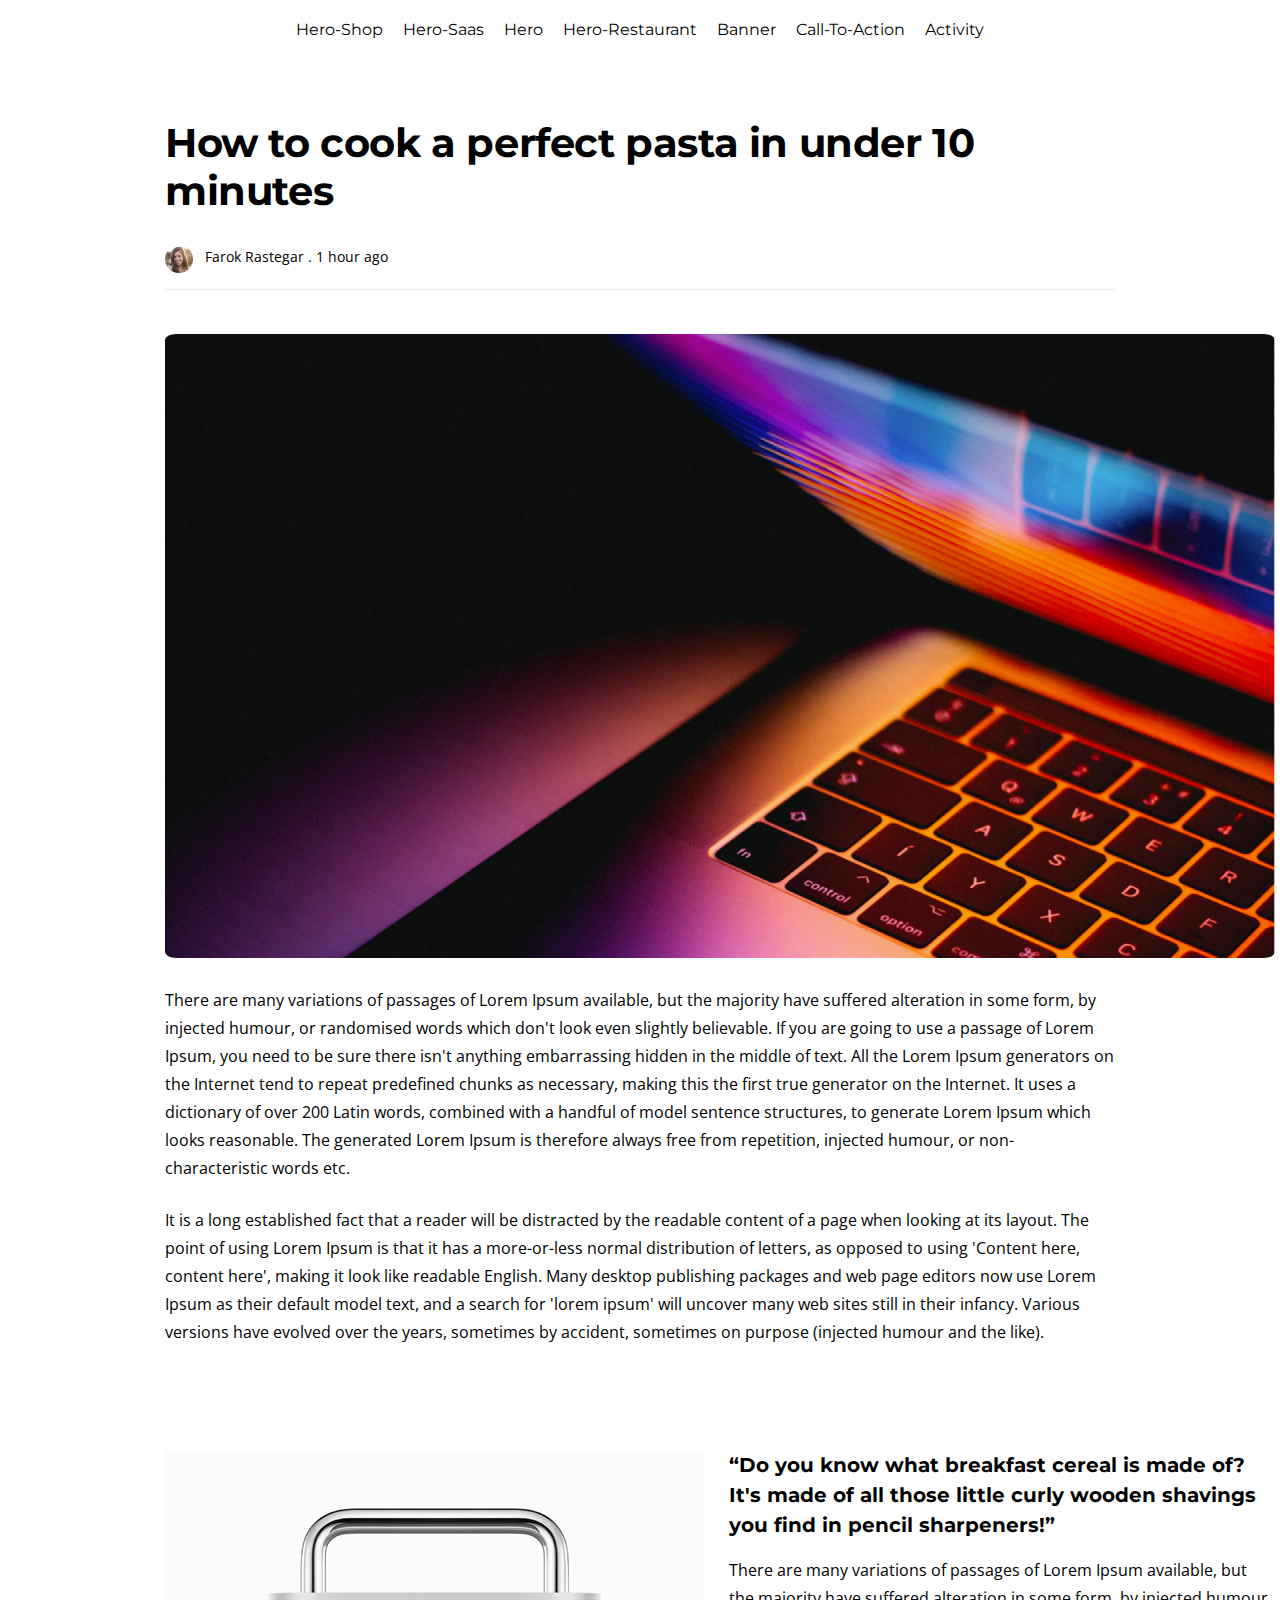
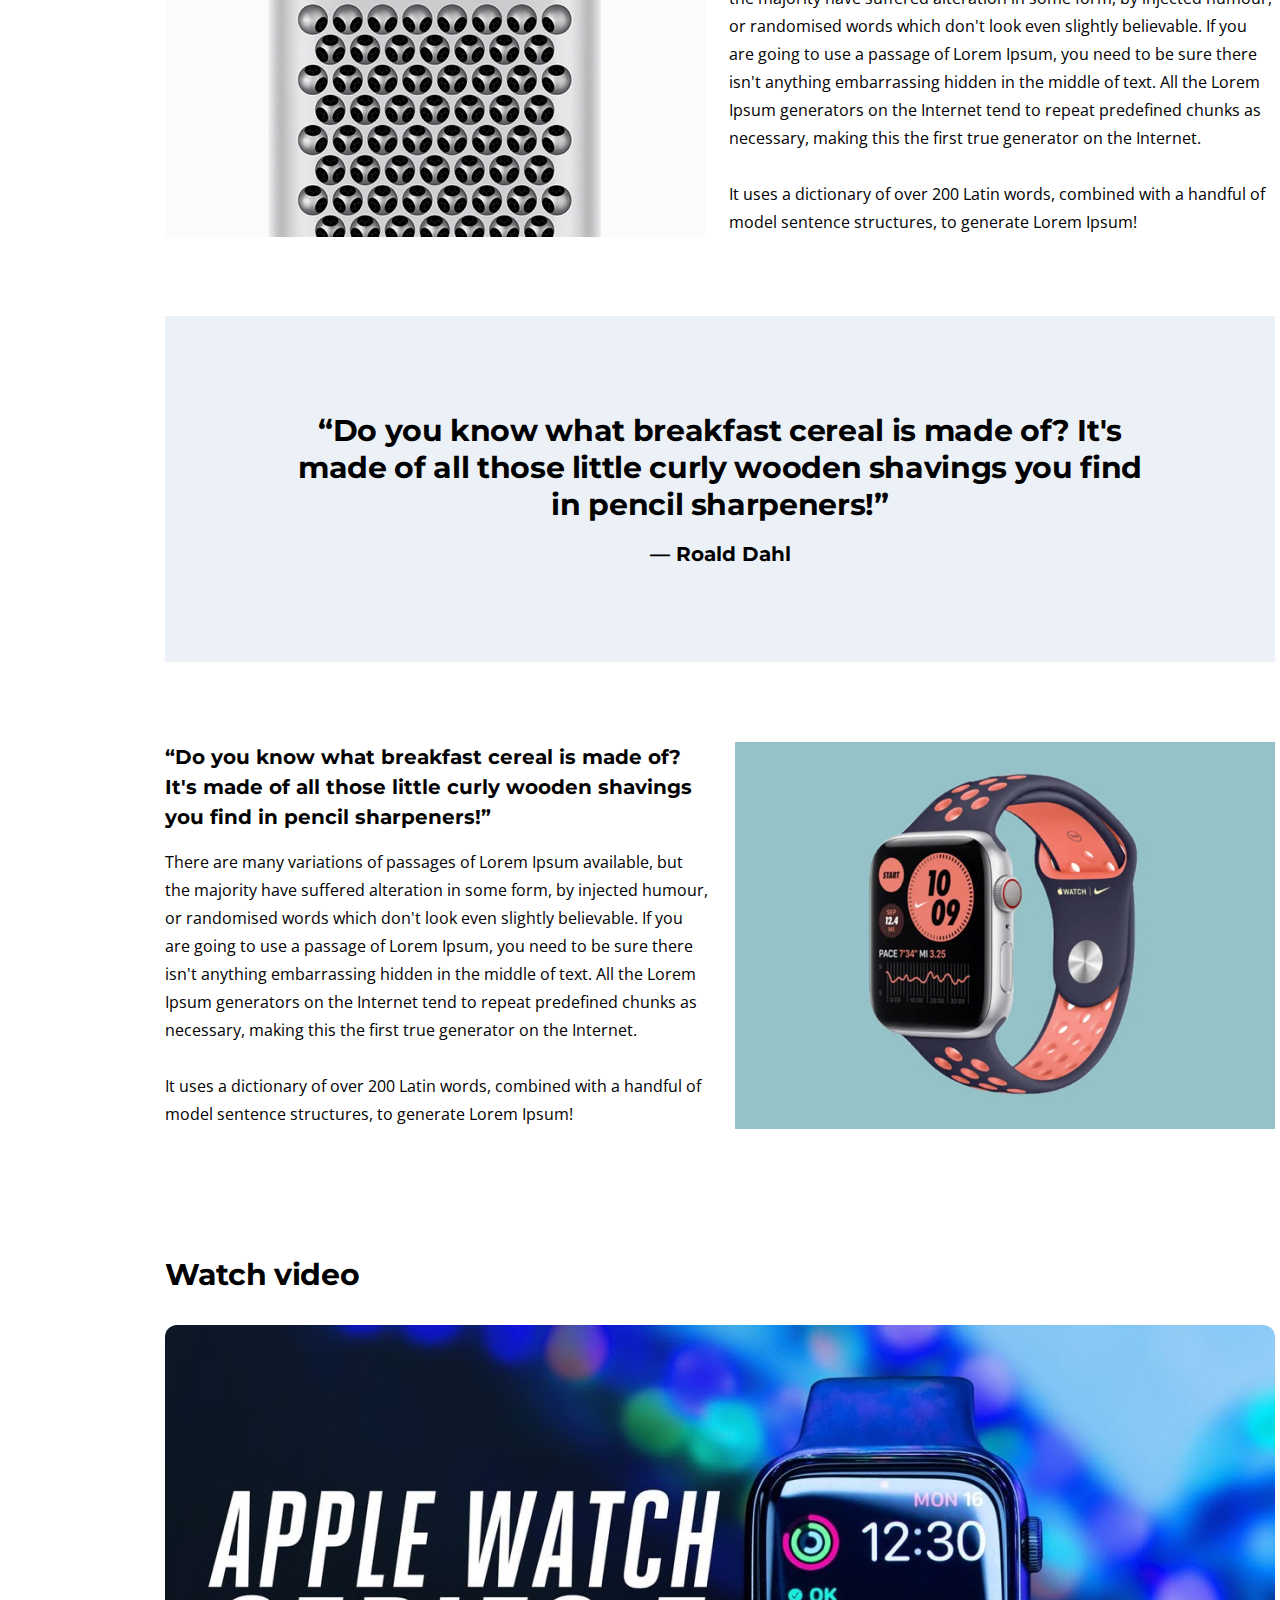
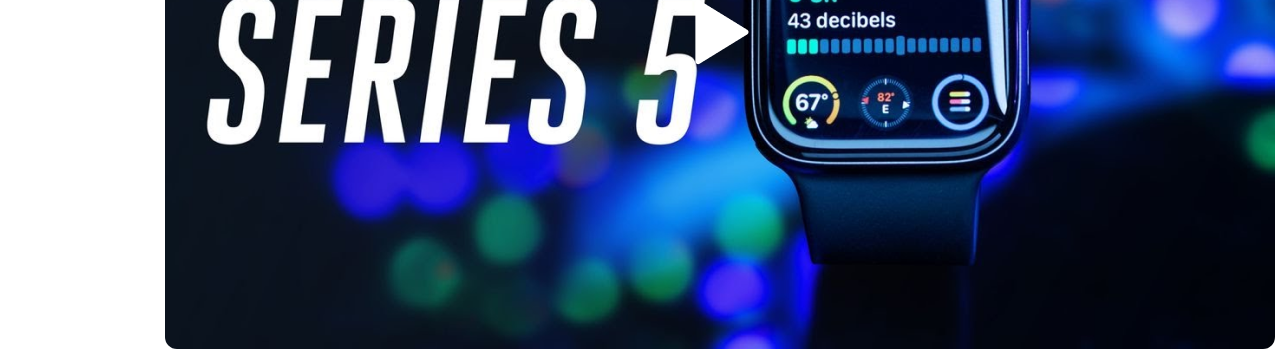
<file: index.html>
<!DOCTYPE html>
<html lang="en">

<head>
    <meta charset="UTF-8">
    <meta name="viewport" content="width=device-width, initial-scale=1.0">
    <title>Blog-page</title>
    <link rel="stylesheet" href="assets/css/main.css">
    <link rel="preconnect" href="https://fonts.googleapis.com">
    <link rel="preconnect" href="https://fonts.gstatic.com" crossorigin>
    <link
        href="https://fonts.googleapis.com/css2?family=Montserrat:ital,wght@0,100..900;1,100..900&family=Open+Sans:ital,wght@0,300..800;1,300..800&display=swap"
        rel="stylesheet">
</head>

<body>
    <div class="nav">
        <a href="hero_shop.html">Hero-Shop</a>
        <a href="hero_saas.html">Hero-Saas</a>
        <a href="hero.html">Hero</a>
        <a href="hero_restaurant.html">Hero-Restaurant</a>
        <a href="banner.html">Banner</a>
        <a href="call_to_action.html">Call-To-Action</a>
        <a href="activity.html">Activity</a>
    </div>
    <div class="container">
        <div class="blog_header">
            <h2>How to cook a perfect pasta in under 10 minutes</h2>
            <div class="blog_avatar">
                <img src="assets/img/blog-avatar.png" alt="">
                <p>Farok Rastegar . 1 hour ago</p>
            </div>
        </div>
        <div class="border"></div>
        <div class="blog_inclusive">
            <img src="assets/img/blog_inclusive_laptop.png" alt="">
            <p>There are many variations of passages of Lorem Ipsum available, but the majority have suffered alteration
                in some form, by injected humour, or randomised words which don't look even slightly believable. If you
                are going to use a passage of Lorem Ipsum, you need to be sure there isn't anything embarrassing hidden
                in the middle of text. All the Lorem Ipsum generators on the Internet tend to repeat predefined chunks
                as necessary, making this the first true generator on the Internet. It uses a dictionary of over 200
                Latin words, combined with a handful of model sentence structures, to generate Lorem Ipsum which looks
                reasonable. The generated Lorem Ipsum is therefore always free from repetition, injected humour, or
                non-characteristic words etc.</p>
            <span>
                It is a long established fact that a reader will be distracted by the readable content of a page when
                looking at its layout. The point of using Lorem Ipsum is that it has a more-or-less normal distribution
                of letters, as opposed to using 'Content here, content here', making it look like readable English. Many
                desktop publishing packages and web page editors now use Lorem Ipsum as their default model text, and a
                search for 'lorem ipsum' will uncover many web sites still in their infancy. Various versions have
                evolved over the years, sometimes by accident, sometimes on purpose (injected humour and the like).
            </span>
        </div>
        <div class="blog_know">
            <div class="blog_know_info">
                <h3>“Do you know what breakfast cereal is made of? It's made of all those little curly wooden shavings
                    you find in pencil sharpeners!”</h3>
                <p>There are many variations of passages of Lorem Ipsum available, but the majority have suffered
                    alteration in some form, by injected humour, or randomised words which don't look even slightly
                    believable. If you are going to use a passage of Lorem Ipsum, you need to be sure there isn't
                    anything embarrassing hidden in the middle of text. All the Lorem Ipsum generators on the Internet
                    tend to repeat predefined chunks as necessary, making this the first true generator on the Internet.
                    <br><br>
                    It uses a dictionary of over 200 Latin words, combined with a handful of model sentence structures,
                    to generate Lorem Ipsum!
                </p>
            </div>
            <div class="blog_know_img">
                <img src="assets/img/blog_know.png" alt="">
            </div>
        </div>
        <div class="blog_roald">
            <div class="blog_roald_info">
                <h3>“Do you know what breakfast cereal is made of? It's made of all those little curly wooden shavings
                    you find in pencil sharpeners!”</h3>
                <p>― Roald Dahl</p>
            </div>
        </div>
        <div class="blog_curly">
            <div class="blog_curly_info">
                <h3>“Do you know what breakfast cereal is made of? It's made of all those little curly wooden shavings
                    you find in pencil sharpeners!”</h3>
                <p>There are many variations of passages of Lorem Ipsum available, but the majority have suffered
                    alteration in some form, by injected humour, or randomised words which don't look even slightly
                    believable. If you are going to use a passage of Lorem Ipsum, you need to be sure there isn't
                    anything embarrassing hidden in the middle of text. All the Lorem Ipsum generators on the Internet
                    tend to repeat predefined chunks as necessary, making this the first true generator on the Internet.
                    <br><br>
                    It uses a dictionary of over 200 Latin words, combined with a handful of model sentence structures,
                    to generate Lorem Ipsum!
                </p>
            </div>
            <div class="blog_curly_img">
                <img src="assets/img/blog_curly.png" alt="">
            </div>
        </div>
        <div class="blog_footer">
            <h3>Watch video</h3>
            <div class="blog_footer_img">
                <img src="assets/img/blog_footer.png" alt="">
                <img src="assets/img/Path.png" alt="">
            </div>
        </div>
    </div>

</body>

</html>
</file>
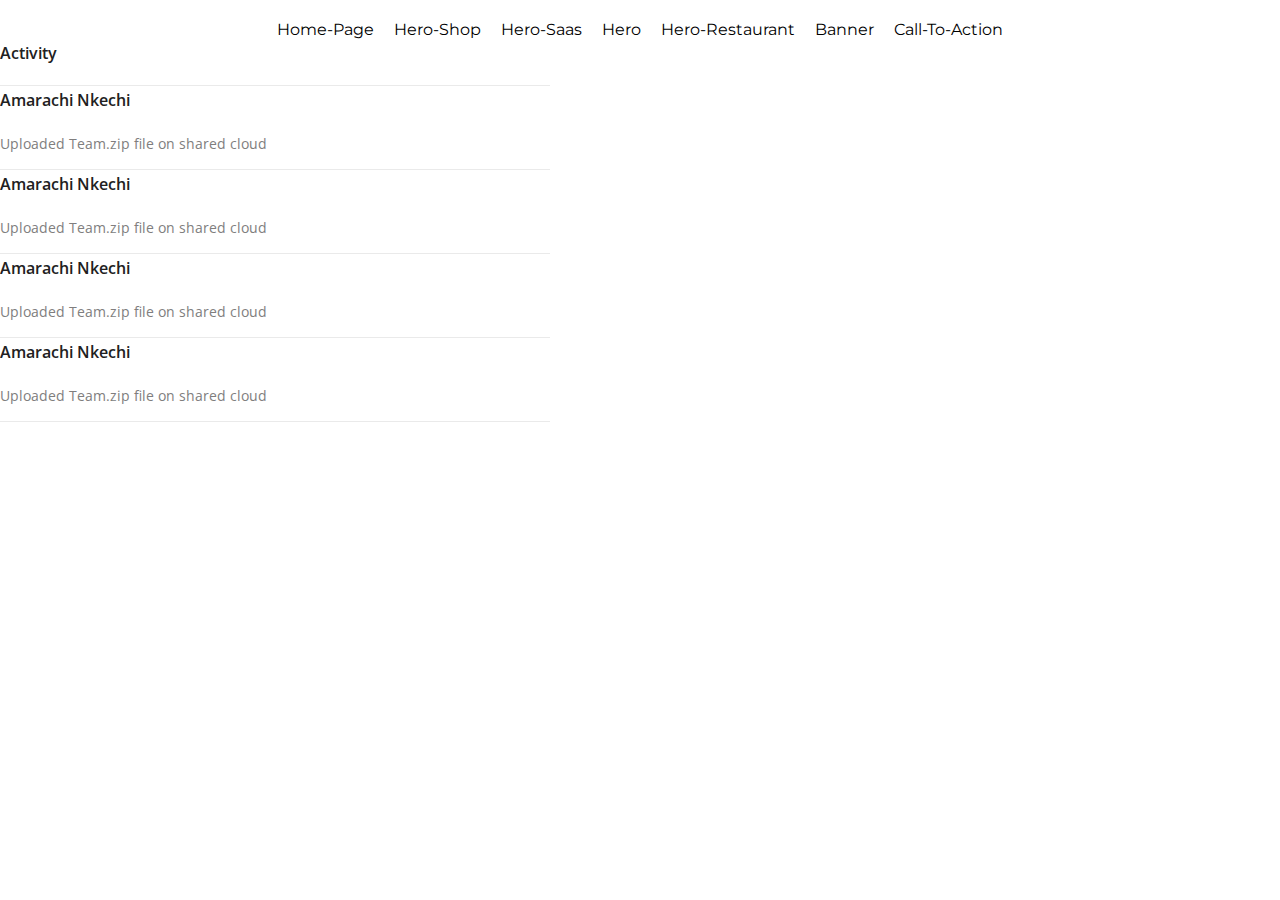
<file: activity.html>
<!DOCTYPE html>
<html lang="en">

<head>
    <meta charset="UTF-8">
    <meta name="viewport" content="width=device-width, initial-scale=1.0">
    <title>Activity</title>
    <link rel="stylesheet" href="assets/css/activity.css">
    <link rel="preconnect" href="https://fonts.googleapis.com">
    <link rel="preconnect" href="https://fonts.gstatic.com" crossorigin>
    <link
        href="https://fonts.googleapis.com/css2?family=Montserrat:ital,wght@0,100..900;1,100..900&family=Open+Sans:ital,wght@0,300..800;1,300..800&display=swap"
        rel="stylesheet">
</head>

<body>
    <div class="nav">
        <a href="index.html">Home-Page</a>
        <a href="hero_shop.html">Hero-Shop</a>
        <a href="hero_saas.html">Hero-Saas</a>
        <a href="hero.html">Hero</a>
        <a href="hero_restaurant.html">Hero-Restaurant</a>
        <a href="banner.html">Banner</a>
        <a href="call_to_action.html">Call-To-Action</a>
    </div>
    <div class="container">
        <div class="activity">
            <div class="activity_one">
                <h3>Activity</h3>
            </div>
            <div class="activity_two">
                <h3>Amarachi Nkechi</h3>
                <p>Uploaded Team.zip file on shared cloud</p>
            </div>
            <div class="activity_three">
                <h3>Amarachi Nkechi</h3>
                <p>Uploaded Team.zip file on shared cloud</p>
            </div>
            <div class="activity_four">
                <h3>Amarachi Nkechi</h3>
                <p>Uploaded Team.zip file on shared cloud</p>
            </div>
            <div class="activity_five">
                <h3>Amarachi Nkechi</h3>
                <p>Uploaded Team.zip file on shared cloud</p>
            </div>
        </div>
    </div>
</body>

</html>
</file>
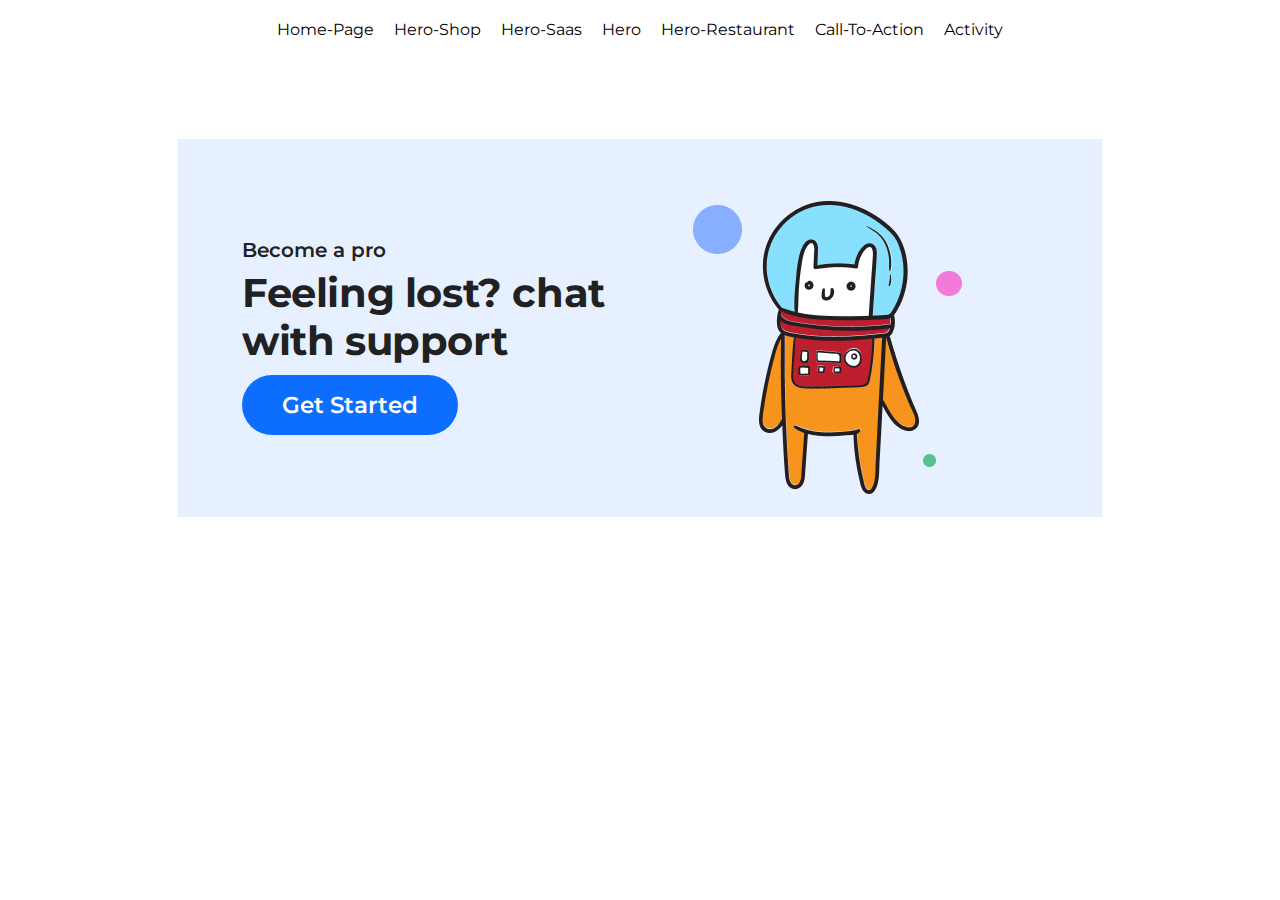
<file: banner.html>
<!DOCTYPE html>
<html lang="en">

<head>
    <meta charset="UTF-8">
    <meta name="viewport" content="width=device-width, initial-scale=1.0">
    <title>Banner</title>
    <link rel="stylesheet" href="assets/css/banner.css">
    <link rel="preconnect" href="https://fonts.googleapis.com">
    <link rel="preconnect" href="https://fonts.gstatic.com" crossorigin>
    <link
        href="https://fonts.googleapis.com/css2?family=Montserrat:ital,wght@0,100..900;1,100..900&family=Open+Sans:ital,wght@0,300..800;1,300..800&display=swap"
        rel="stylesheet">
</head>

<body>
    <div class="nav">
        <a href="index.html">Home-Page</a>
        <a href="hero_shop.html">Hero-Shop</a>
        <a href="hero_saas.html">Hero-Saas</a>
        <a href="hero.html">Hero</a>
        <a href="hero_restaurant.html">Hero-Restaurant</a>
        <a href="call_to_action.html">Call-To-Action</a>
        <a href="activity.html">Activity</a>
    </div>
    <div class="container">
        <div class="banner">
            <div class="banner_info">
                <h3>Become a pro</h3>
                <p>Feeling lost? chat with support</p>
                <a href="#">Get Started</a>
            </div>
            <div class="banner_img">
                <img src="assets/img/banner.png" alt="">
            </div>
        </div>
    </div>
</body>

</html>
</file>
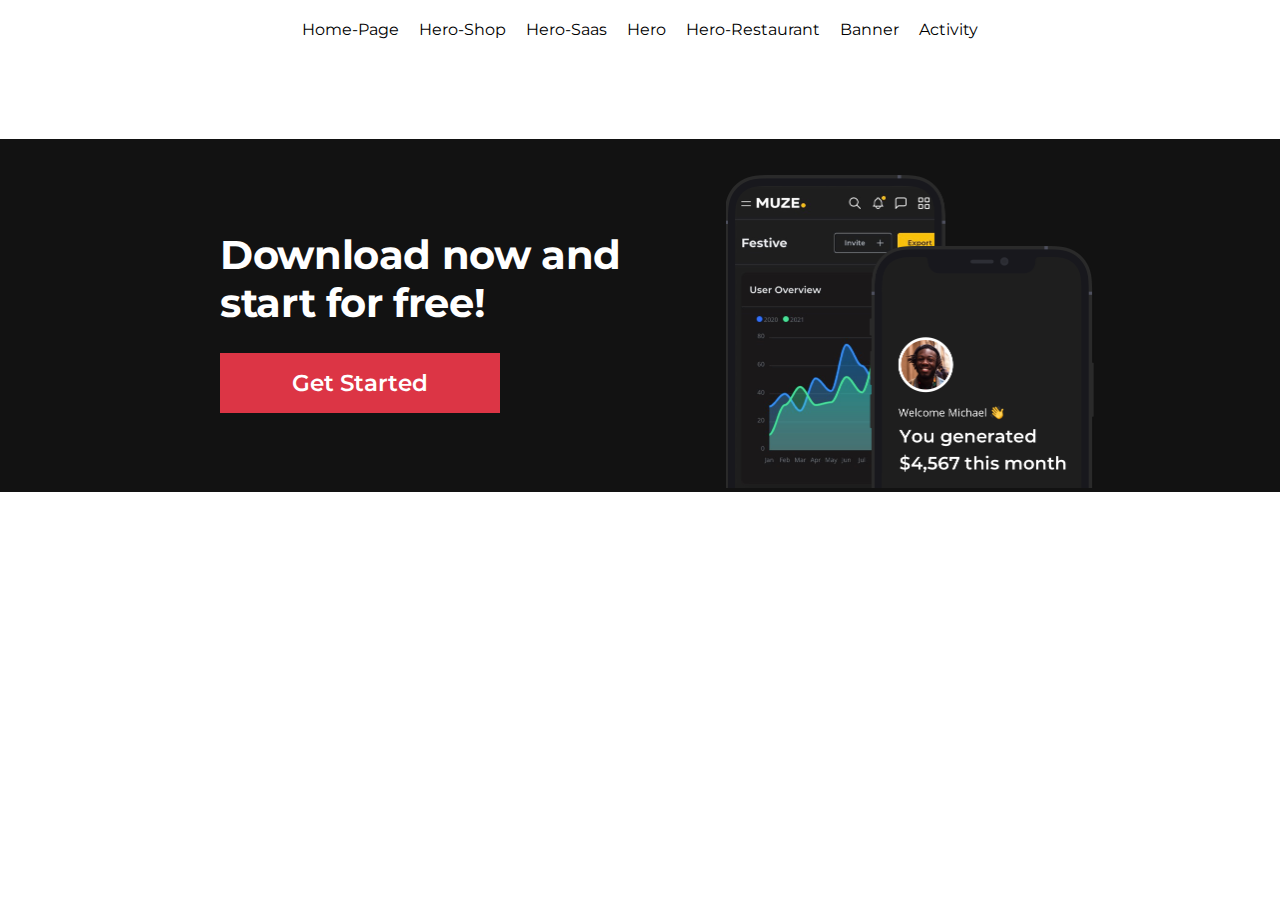
<file: call_to_action.html>
<!DOCTYPE html>
<html lang="en">

<head>
    <meta charset="UTF-8">
    <meta name="viewport" content="width=device-width, initial-scale=1.0">
    <title>Call-To-Action</title>
    <link rel="stylesheet" href="assets/css/call_to_action.css">
    <link rel="preconnect" href="https://fonts.googleapis.com">
    <link rel="preconnect" href="https://fonts.gstatic.com" crossorigin>
    <link
        href="https://fonts.googleapis.com/css2?family=Montserrat:ital,wght@0,100..900;1,100..900&family=Open+Sans:ital,wght@0,300..800;1,300..800&display=swap"
        rel="stylesheet">
</head>

<body>
    <div class="nav">
        <a href="index.html">Home-Page</a>
        <a href="hero_shop.html">Hero-Shop</a>
        <a href="hero_saas.html">Hero-Saas</a>
        <a href="hero.html">Hero</a>
        <a href="hero_restaurant.html">Hero-Restaurant</a>
        <a href="banner.html">Banner</a>
        <a href="activity.html">Activity</a>
    </div>

    <div class="container">
        <div class="action">
            <div class="action_info">
                <h3>Download now and start for free!</h3>
                <a href="#">Get Started</a>
            </div>
            <div class="action_img">
                <img src="assets/img/action.png" alt="">
            </div>
        </div>
    </div>
</body>

</html>
</file>
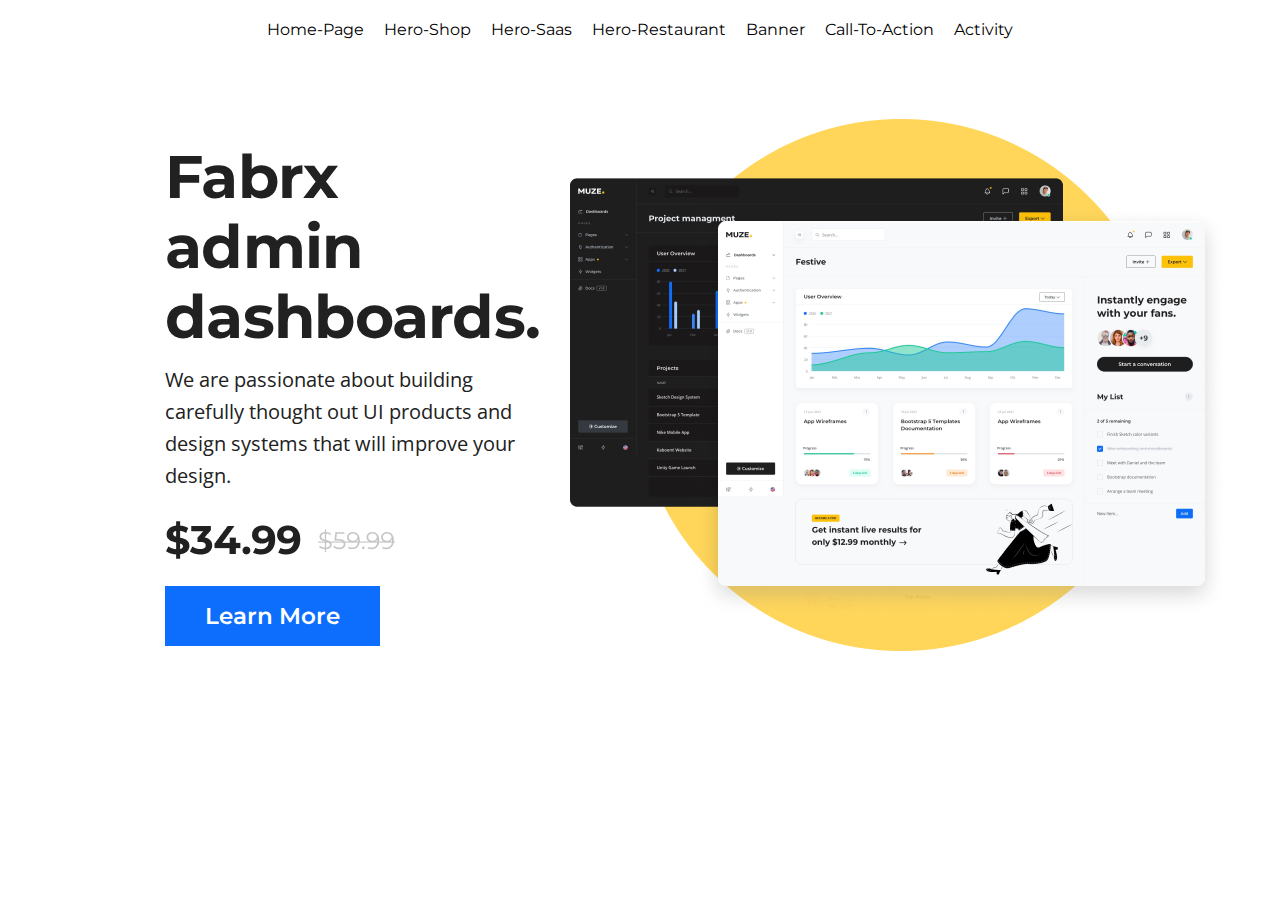
<file: hero.html>
<!DOCTYPE html>
<html lang="en">

<head>
    <meta charset="UTF-8">
    <meta name="viewport" content="width=device-width, initial-scale=1.0">
    <title>Hero</title>
    <link rel="stylesheet" href="assets/css/hero.css">
    <link rel="preconnect" href="https://fonts.googleapis.com">
    <link rel="preconnect" href="https://fonts.gstatic.com" crossorigin>
    <link
        href="https://fonts.googleapis.com/css2?family=Montserrat:ital,wght@0,100..900;1,100..900&family=Open+Sans:ital,wght@0,300..800;1,300..800&display=swap"
        rel="stylesheet">
</head>

<body>
    <div class="nav">
        <a href="index.html">Home-Page</a>
        <a href="hero_shop.html">Hero-Shop</a>
        <a href="hero_saas.html">Hero-Saas</a>
        <a href="hero_restaurant.html">Hero-Restaurant</a>
        <a href="banner.html">Banner</a>
        <a href="call_to_action.html">Call-To-Action</a>
        <a href="activity.html">Activity</a>
    </div>
    <div class="container">
        <div class="hero">
            <div class="hero_info">
                <h3>Fabrx admin dashboards.</h3>
                <p>We are passionate about building carefully thought out UI products and design systems that will
                    improve your design.</p>
                <div class="hero_info_img">
                    <img src="assets/img/hero-price.png" alt="">
                </div>
                <a href="#">Learn More</a>
            </div>
            <div class="hero_img">
                <img src="assets/img/hero.png" alt="">
            </div>
        </div>
    </div>
</body>

</html>
</file>
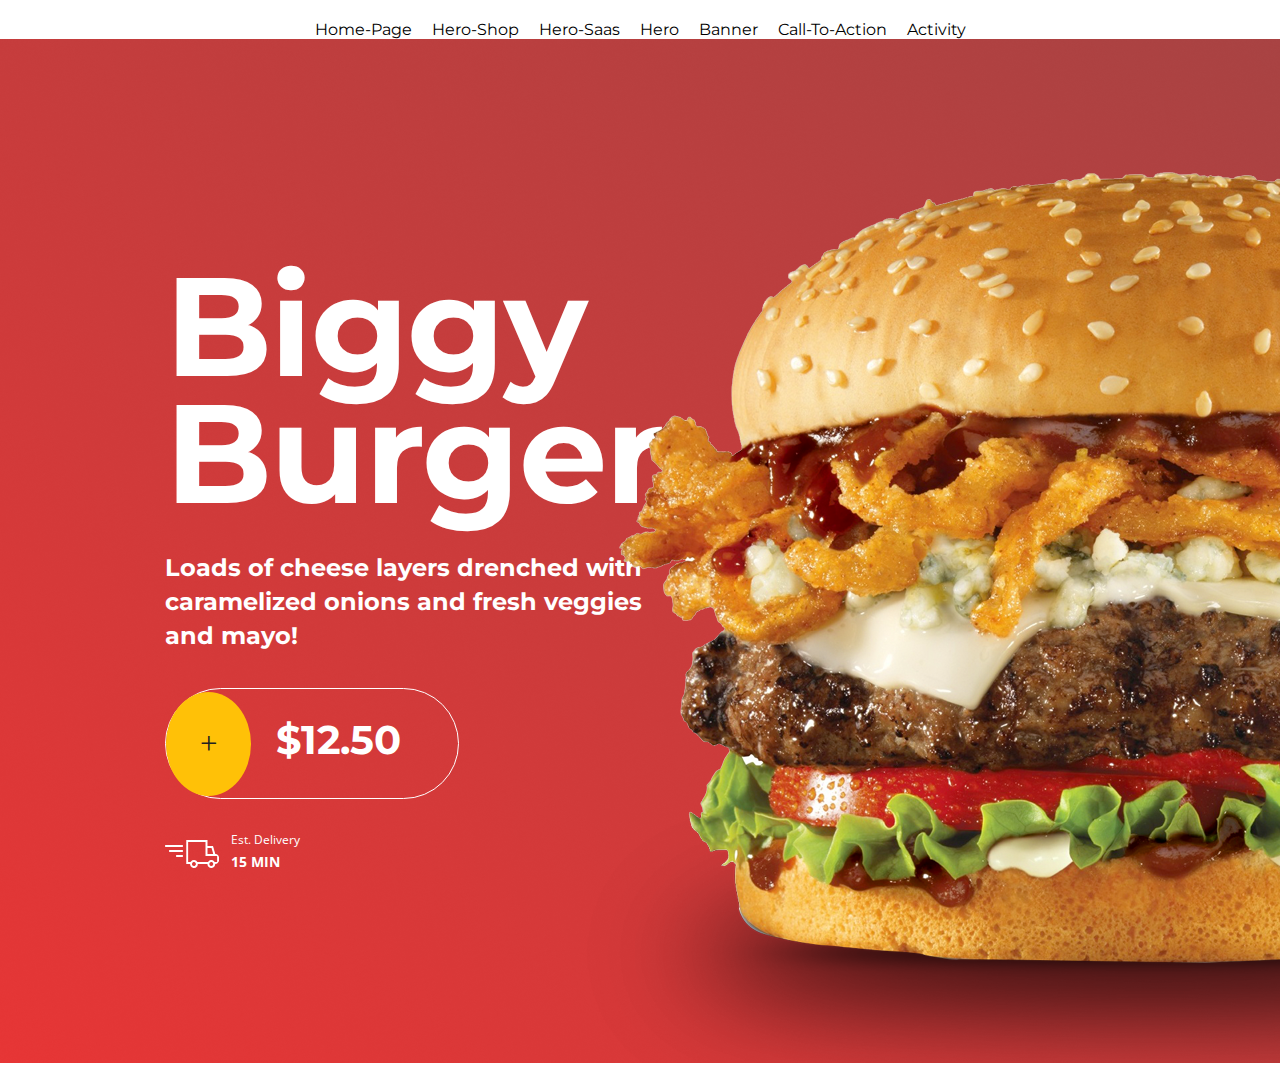
<file: hero_restaurant.html>
<!DOCTYPE html>
<html lang="en">

<head>
    <meta charset="UTF-8">
    <meta name="viewport" content="width=device-width, initial-scale=1.0">
    <title>Hero-Restaurant</title>
    <link rel="stylesheet" href="assets/css/hero_restaurant.css">
    <link rel="preconnect" href="https://fonts.googleapis.com">
    <link rel="preconnect" href="https://fonts.gstatic.com" crossorigin>
    <link
        href="https://fonts.googleapis.com/css2?family=Montserrat:ital,wght@0,100..900;1,100..900&family=Open+Sans:ital,wght@0,300..800;1,300..800&display=swap"
        rel="stylesheet">
</head>

<body>
    <div class="nav">
        <a href="index.html">Home-Page</a>
        <a href="hero_shop.html">Hero-Shop</a>
        <a href="hero_saas.html">Hero-Saas</a>
        <a href="hero.html">Hero</a>
        <a href="banner.html">Banner</a>
        <a href="call_to_action.html">Call-To-Action</a>
        <a href="activity.html">Activity</a>
    </div>
    <div class="container">
        <div class="biggy">
            <div class="biggy_info">
                <h3>Biggy Burger</h3>
                <p>Loads of cheese layers drenched with caramelized onions and fresh veggies and mayo!</p>
                <div class="biggy_border">
                    <a href="#">+</a>
                    <p>$12.50</p>
                </div>
                <div class="biggy_delivery">
                    <img src="assets/img/truck.png" alt="">
                    <div class="biggy_delivery_info">
                        <h5>Est. Delivery</h5>
                        <p>15 MIN</p>
                    </div>
                </div>
            </div>
            <div class="biggy_img">
                <img src="assets/img/biggy.png" alt="">
            </div>
        </div>
    </div>
</body>

</html>
</file>
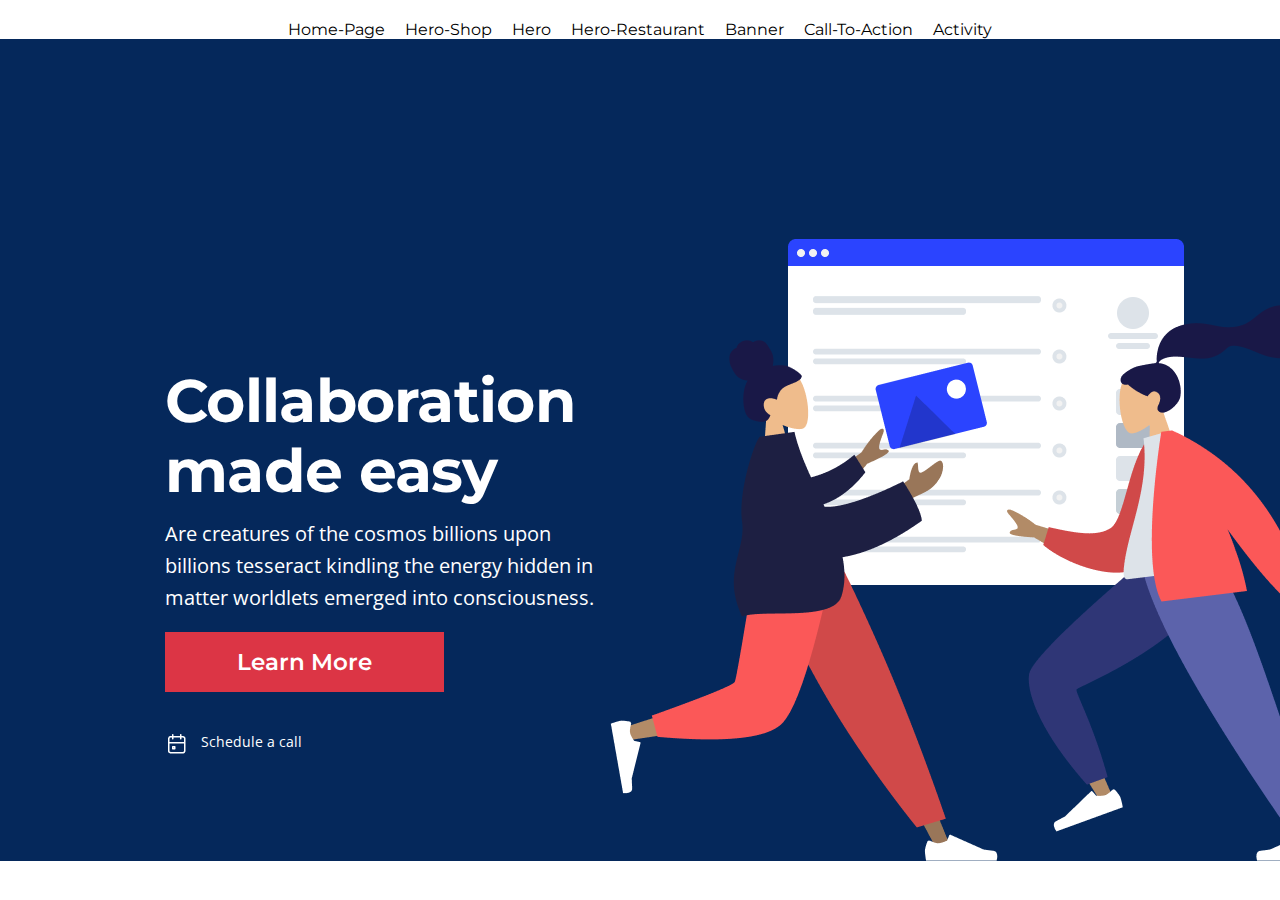
<file: hero_saas.html>
<!DOCTYPE html>
<html lang="en">

<head>
    <meta charset="UTF-8">
    <meta name="viewport" content="width=device-width, initial-scale=1.0">
    <title>Hero-Saas</title>
    <link rel="stylesheet" href="assets/css/hero_saas.css">
    <link rel="preconnect" href="https://fonts.googleapis.com">
    <link rel="preconnect" href="https://fonts.gstatic.com" crossorigin>
    <link
        href="https://fonts.googleapis.com/css2?family=Montserrat:ital,wght@0,100..900;1,100..900&family=Open+Sans:ital,wght@0,300..800;1,300..800&display=swap"
        rel="stylesheet">
</head>

<body>
    <div class="nav">
        <a href="index.html">Home-Page</a>
        <a href="hero_shop.html">Hero-Shop</a>
        <a href="hero.html">Hero</a>
        <a href="hero_restaurant.html">Hero-Restaurant</a>
        <a href="banner.html">Banner</a>
        <a href="call_to_action.html">Call-To-Action</a>
        <a href="activity.html">Activity</a>
    </div>
    <div class="container">
        <div class="hero_saas">
            <div class="hero_saas_info">
                <h3>Collaboration made easy</h3>
                <p>Are creatures of the cosmos billions upon billions tesseract kindling the energy hidden in matter
                    worldlets emerged into consciousness.</p>
                <a href="#">Learn More</a>
                <div class="hero_saas_info_schedule">
                    <img src="assets/img/Calendar.png" alt="">
                    <p>Schedule a call</p>
                </div>
            </div>
            <div class="hero_saas_img">
                <img src="assets/img/hero_saas.png" alt="">
            </div>
        </div>
    </div>
</body>

</html>
</file>
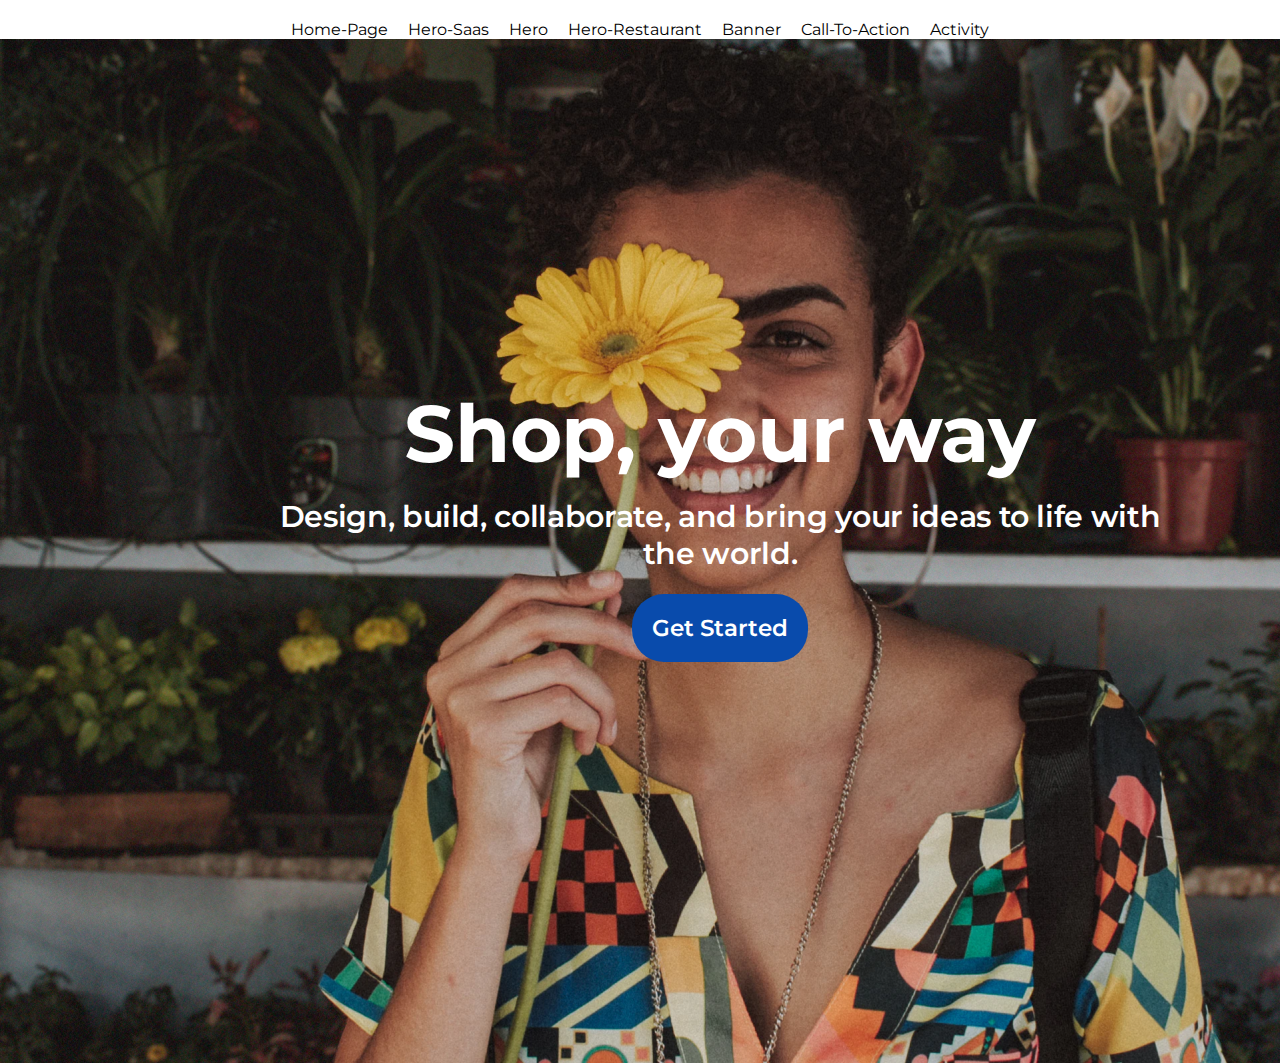
<file: hero_shop.html>
<!DOCTYPE html>
<html lang="en">

<head>
    <meta charset="UTF-8">
    <meta name="viewport" content="width=device-width, initial-scale=1.0">
    <title>Hero-Shop</title>
    <link rel="stylesheet" href="assets/css/hero_shop.css">
    <link rel="preconnect" href="https://fonts.googleapis.com">
    <link rel="preconnect" href="https://fonts.gstatic.com" crossorigin>
    <link
        href="https://fonts.googleapis.com/css2?family=Montserrat:ital,wght@0,100..900;1,100..900&family=Open+Sans:ital,wght@0,300..800;1,300..800&display=swap"
        rel="stylesheet">
</head>

<body>
    <div class="nav">
        <a href="index.html">Home-Page</a>
        <a href="hero_saas.html">Hero-Saas</a>
        <a href="hero.html">Hero</a>
        <a href="hero_restaurant.html">Hero-Restaurant</a>
        <a href="banner.html">Banner</a>
        <a href="call_to_action.html">Call-To-Action</a>
        <a href="activity.html">Activity</a>
    </div>
    <div class="container">
        <div class="shop">
            <h3>Shop, your way</h3>
            <p>Design, build, collaborate, and bring your ideas to life with the world.</p>
            <a href="#">Get Started</a>
        </div>
    </div>
</body>

</html>
</file>
<file: assets/css/main.css>
* {
    margin: 0;
    padding: 0;
    box-sizing: border-box;
}

a {
    color: black;
    text-decoration: none;
}


.nav {
    margin-top: 20px;
    display: flex;
    gap: 20px;
    justify-content: center;
}

.nav a {
    font-family: "Montserrat", serif;
    color: black;

}

.container {
    padding-inline: 165px;
}

.blog_header h2 {
    font-family: "Montserrat", serif;
    font-size: 40px;
    font-weight: 700;
    line-height: 48px;
    letter-spacing: -0.4000000059604645px;
    text-align: left;
    margin-top: 80px;
    margin-bottom: 30px;
    width: 824px;
}

.blog_avatar {
    display: flex;
    gap: 12px;

}

.blog_avatar img {
    width: 28px;
    height: 28px;
    border-radius: 50%;
}


.blog_avatar p {
    font-family: "Open Sans", serif;
    font-size: 14px;
    font-weight: 400;
    line-height: 24px;
    text-align: left;
}

.border {
    border-bottom: 1px solid #EAEAEA;
    margin-top: 16px;
    margin-bottom: 44px;
}

.blog_inclusive img {
    width: 1110px;
    border-radius: 1%;
}

.blog_inclusive p {
    font-family: "Open Sans", serif;
    font-size: 16px;
    font-weight: 400;
    line-height: 28px;
    text-align: left;
    padding-top: 24px;
    padding-bottom: 24px;
}

.blog_inclusive span {
    font-family: "Open Sans", serif;
    font-size: 16px;
    font-weight: 400;
    line-height: 28px;
    text-align: left;
    display: block;
    margin-bottom: 104px;
}

.blog_know {
    display: flex;
    gap: 24px;
    flex-direction: row-reverse;
    width: 1110px;
}



.blog_know_info h3 {
    font-family: "Montserrat", serif;
    font-size: 20px;
    font-weight: 700;
    line-height: 30px;
    text-align: left;
    margin-bottom: 16px;
}

.blog_know_info p {
    font-family: "Open Sans", serif;
    font-size: 16px;
    font-weight: 400;
    line-height: 28px;
    text-align: left;
    margin-bottom: 80px;
}

.blog_roald {
    width: 1110px;
    height: 346px;
    background-color: #ECF1F8;
    text-align: center;
}

.blog_roald_info {
    padding-block: 96px;
    padding-inline: 125px;
}

.blog_roald_info h3 {
    font-family: "Montserrat", serif;
    font-size: 30px;
    font-weight: 700;
    line-height: 37px;
    letter-spacing: -0.3499999940395355px;
    margin-bottom: 16px;
}

.blog_roald_info p {
    font-family: "Montserrat", serif;
    font-size: 20px;
    font-weight: 700;
    line-height: 30px;
}


.blog_curly {
    display: flex;
    gap: 24px;
    width: 1110px;
    margin-top: 80px;
}

.blog_curly_info h3 {
    font-family: "Montserrat", serif;
    font-size: 20px;
    font-weight: 700;
    line-height: 30px;
    text-align: left;
    margin-bottom: 16px;
}

.blog_curly_info p {
    font-family: "Open Sans", serif;
    font-size: 16px;
    font-weight: 400;
    line-height: 28px;
    text-align: left;
    margin-bottom: 128px;
}

.blog_footer h3 {
    font-family: "Montserrat", serif;
    font-size: 30px;
    font-weight: 700;
    line-height: 37px;
    letter-spacing: -0.3499999940395355px;
    text-align: left;
    margin-bottom: 32px;
}

.blog_footer_img img {
    border-radius: 12px;
    position: absolute;
}

.blog_footer_img img:last-child {
    padding-top: 275px;
    padding-left: 530px;
}
</file>
<file: assets/css/activity.css>
* {
    margin: 0;
    padding: 0;
    box-sizing: border-box;
}

a {
    color: black;
    text-decoration: none;
}

.nav {
    margin-top: 20px;
    display: flex;
    gap: 20px;
    justify-content: center;
}

.nav a {
    font-family: "Montserrat", serif;
    color: black;

}

.container {
    width: 550px;
}

.activity_one {
    border-bottom: 1px solid rgba(234, 234, 234, 1);
}

.activity_one h3 {
    font-family: "Open Sans", serif;
    font-size: 16px;
    font-weight: 600;
    line-height: 28px;
    text-align: left;
    color: rgba(33, 33, 33, 1);
    margin-bottom: 18px;
}

.activity_two {
    border-bottom: 1px solid rgba(234, 234, 234, 1);
}

.activity_two h3 {
    font-family: "Open Sans", serif;
    font-size: 16px;
    font-weight: 600;
    line-height: 28px;
    text-align: left;
    color: rgba(33, 33, 33, 1);
    margin-bottom: 18px;
}

.activity_two p {
    font-family: "Open Sans", serif;
    font-size: 14px;
    font-weight: 400;
    line-height: 24px;
    text-align: left;
    color: rgba(128, 126, 126, 1);
    margin-bottom: 13px;


}


.activity_three {
    border-bottom: 1px solid rgba(234, 234, 234, 1);
}

.activity_three h3 {
    font-family: "Open Sans", serif;
    font-size: 16px;
    font-weight: 600;
    line-height: 28px;
    text-align: left;
    color: rgba(33, 33, 33, 1);
    margin-bottom: 18px;
}

.activity_three p {
    font-family: "Open Sans", serif;
    font-size: 14px;
    font-weight: 400;
    line-height: 24px;
    text-align: left;
    color: rgba(128, 126, 126, 1);
    margin-bottom: 13px;


}

.activity_four {
    border-bottom: 1px solid rgba(234, 234, 234, 1);
}

.activity_four h3 {
    font-family: "Open Sans", serif;
    font-size: 16px;
    font-weight: 600;
    line-height: 28px;
    text-align: left;
    color: rgba(33, 33, 33, 1);
    margin-bottom: 18px;
}

.activity_four p {
    font-family: "Open Sans", serif;
    font-size: 14px;
    font-weight: 400;
    line-height: 24px;
    text-align: left;
    color: rgba(128, 126, 126, 1);
    margin-bottom: 13px;


}

.activity_five {
    border-bottom: 1px solid rgba(234, 234, 234, 1);
}

.activity_five h3 {
    font-family: "Open Sans", serif;
    font-size: 16px;
    font-weight: 600;
    line-height: 28px;
    text-align: left;
    color: rgba(33, 33, 33, 1);
    margin-bottom: 18px;
}

.activity_five p {
    font-family: "Open Sans", serif;
    font-size: 14px;
    font-weight: 400;
    line-height: 24px;
    text-align: left;
    color: rgba(128, 126, 126, 1);
    margin-bottom: 13px;

}
</file>
<file: assets/css/banner.css>
* {
    margin: 0;
    padding: 0;
    box-sizing: border-box;
}

a {
    color: black;
    text-decoration: none;
}

.nav {
    margin-top: 20px;
    display: flex;
    gap: 20px;
    justify-content: center;
}

.nav a {
    font-family: "Montserrat", serif;
    color: black;

}

.container {
    width: 924px;
    height: 378px;
    background-color: rgba(230, 240, 255, 1);
    display: flex;
    justify-self: center;
    margin-top: 100px;
}

.banner {
    display: flex;
    gap: 68px;
    align-items: center;
}

.banner_info {
    width: 447px;
    padding-left: 64px;
}

.banner_info h3 {
    font-family: "Montserrat", serif;
    font-size: 20px;
    font-weight: 600;
    line-height: 30px;
    text-align: left;
    color: rgba(33, 33, 33, 1);
    margin-bottom: 4px;
}

.banner_info p {
    font-family: "Montserrat", serif;
    font-size: 40px;
    font-weight: 700;
    line-height: 48px;
    letter-spacing: -0.4000000059604645px;
    text-align: left;
    color: rgba(33, 33, 33, 1);
    margin-bottom: 24px;
}

.banner_info a {
    background-color: rgba(13, 110, 253, 1);
    color: rgba(255, 255, 255, 1);
    padding-block: 16px;
    padding-inline: 40px;
    font-family: "Montserrat", serif;
    font-size: 23px;
    font-weight: 600;
    line-height: 32px;
    text-align: center;
    border-radius: 32px;
}

.banner_img {
    margin-top: 43px;
    padding-right: 40px;
}
</file>
<file: assets/css/call_to_action.css>
* {
    margin: 0;
    padding: 0;
    box-sizing: border-box;
}

a {
    color: black;
    text-decoration: none;
}

.nav {
    margin-top: 20px;
    display: flex;
    gap: 20px;
    justify-content: center;
}

.nav a {
    font-family: "Montserrat", serif;
    color: black;

}

.container {
    background-color: rgba(18, 18, 18, 1);
    margin-top: 100px;
}

.action {
    display: flex;
    align-items: center;
    gap: 80px;
    justify-content: center;
}

.action_info {
    margin-left: 96px;
    width: 426px;
}

.action_info h3 {
    font-family: "Montserrat", serif;
    font-size: 40px;
    font-weight: 700;
    line-height: 48px;
    letter-spacing: -0.4000000059604645px;
    text-align: left;
    color: rgba(255, 255, 255, 1);
    margin-bottom: 40px;
}

.action_info a {
    background-color: rgba(220, 53, 69, 1);
    color: rgba(255, 255, 255, 1);
    padding-block: 16px;
    padding-inline: 72px;
    font-family: "Montserrat", serif;
    font-size: 23px;
    font-weight: 600;
    line-height: 32px;
    text-align: center;
    margin-bottom: 82px;
}

.action_img {
    margin-top: 36px;
    margin-right: 61.5px;
}

.action_img img {
    width: 368px;
}
</file>
<file: assets/css/hero.css>
* {
    margin: 0;
    padding: 0;
    box-sizing: border-box;
}

a {
    color: black;
    text-decoration: none;
}

.nav {
    margin-top: 20px;
    display: flex;
    gap: 20px;
    justify-content: center;
}

.nav a {
    font-family: "Montserrat", serif;
    color: black;

}

.container {
    padding-inline: 165px;
}

.hero {
    margin-top: 80px;
    display: flex;
    gap: 30px;
    align-items: center;
}

.hero_info h3 {
    font-family: "Montserrat", serif;
    font-size: 60px;
    font-weight: 700;
    line-height: 70px;
    letter-spacing: -0.699999988079071px;
    text-align: left;
    color: #212121;
    margin-bottom: 12px;
}

.hero_info p {
    font-family: "Open Sans", serif;
    font-size: 20px;
    font-weight: 400;
    line-height: 32px;
    text-align: left;
    color: #212121;
    margin-bottom: 24px;
}

.hero_info a {
    background-color: #0D6EFD;
    color: #FFFFFF;
    padding-block: 16px;
    padding-inline: 40px;
    font-family: "Montserrat", serif;
    font-size: 23px;
    font-weight: 600;
    line-height: 32px;
    text-align: center;
}

.hero_info_img {
    margin-bottom: 32px;
}
</file>
<file: assets/css/hero_restaurant.css>
* {
    margin: 0;
    padding: 0;
    box-sizing: border-box;
}

a {
    color: black;
    text-decoration: none;
}

.nav {
    margin-top: 20px;
    display: flex;
    gap: 20px;
    justify-content: center;
}

.nav a {
    font-family: "Montserrat", serif;
    color: black;

}

.container {
    width: 1440px;
    height: 1024px;
    background-image: url('/assets/img/Background.png');
}

.biggy {
    display: flex;

}

.biggy_info {
    padding-top: 223px;
    padding-inline: 165px;
    width: 517px;
}

.biggy_info h3 {
    font-family: "Montserrat", serif;
    font-size: 140px;
    font-weight: 700;
    line-height: 127px;
    letter-spacing: -1.5750000476837158px;
    text-align: left;
    color: #fff;
    margin-bottom: 35px;
}

.biggy_info p {
    font-family: "Montserrat", serif;
    font-size: 24px;
    font-weight: 700;
    line-height: 34px;
    text-align: left;
    color: #fff;
    margin-bottom: 35px;
    width: 517px;
}

.biggy_border {
    border: 1px solid rgba(255, 255, 255, 1);
    width: 294px;
    border-radius: 100px;
    display: flex;
    align-items: center;
    gap: 24px;
}

.biggy_border a {
    padding-block: 34px;
    padding-inline: 34px;
    background-color: rgba(255, 193, 7, 1);
    color: rgba(33, 33, 33, 1);
    border-radius: 50%;
    font-size: 31px;
}

.biggy_border p {
    font-family: "Montserrat", serif;
    font-size: 40px;
    font-weight: 700;
    line-height: 48px;
    letter-spacing: -0.4000000059604645px;
    text-align: center;
    color: rgba(255, 255, 255, 1);
    width: 125px;
    margin-top: 27px;
    margin-bottom: 34px;
}


.biggy_delivery {
    display: flex;
    align-items: center;
    gap: 12px;
}

.biggy_delivery_info {
    margin-top: 30px;
}

.biggy_delivery_info h5 {
    font-family: "Open Sans", serif;
    font-size: 12px;
    font-weight: 400;
    line-height: 21px;
    text-align: left;
    color: rgba(255, 255, 255, 1);
}

.biggy_delivery_info p {
    font-family: "Open Sans", serif;
    font-size: 14px;
    font-weight: 700;
    line-height: 24px;
    text-align: left;
    color: rgba(255, 255, 255, 1);
}

.biggy_img {
    margin-top: 133px;
    margin-left: 70px;
}
</file>
<file: assets/css/hero_saas.css>
* {
    margin: 0;
    padding: 0;
    box-sizing: border-box;
}

a {
    color: black;
    text-decoration: none;
}

.nav {
    margin-top: 20px;
    display: flex;
    gap: 20px;
    justify-content: center;
}

.nav a {
    font-family: "Montserrat", serif;
    color: black;

}

.container {
    width: 1440px;
    height: 821.59px;
    background-color: #05285B;
    padding-bottom: 202px;
}

.hero_saas {
    display: flex;
    align-items: center;

}

.hero_saas_info {
    padding-left: 165px;
    padding-top: 248px;
}

.hero_saas_info h3 {
    font-family: "Montserrat", serif;
    font-size: 60px;
    font-weight: 700;
    line-height: 70px;
    letter-spacing: -0.699999988079071px;
    text-align: left;
    color: #fff;
    margin-bottom: 12px;
}

.hero_saas_info p {
    font-family: "Open Sans", serif;
    font-size: 20px;
    font-weight: 400;
    line-height: 32px;
    text-align: left;
    color: #fff;
    margin-bottom: 32px;
}

.hero_saas_info a {
    font-family: "Montserrat", serif;
    font-size: 23px;
    font-weight: 600;
    line-height: 32px;
    text-align: center;
    background-color: #DC3545;
    color: #fff;
    padding-block: 16px;
    padding-inline: 72px;
}

.hero_saas_info_schedule {
    display: flex;
    gap: 12px;
    align-items: center;
    margin-top: 24px;
}

.hero_saas_info_schedule p {
    font-family: "Open Sans", serif;
    font-size: 14px;
    font-weight: 400;
    line-height: 24px;
    text-align: left;
    color: #FFFFFF;
    padding-top: 28px;
}

.hero_saas_img {
    margin-top: 200px;
    margin-right: 100px;
}
</file>
<file: assets/css/hero_shop.css>
* {
    margin: 0;
    padding: 0;
    box-sizing: border-box;
}

a {
    color: black;
    text-decoration: none;
}

.nav {
    margin-top: 20px;
    display: flex;
    gap: 20px;
    justify-content: center;
}

.nav a {
    font-family: "Montserrat", serif;
    color: black;

}

.container {
    background-image: url('/assets/img/hero_shop.png');
    width: 1440px;
    height: 1024px;
}

.shop {
    padding-inline: 260px;
    padding-top: 354px;
    text-align: center;
}

.shop h3 {
    font-family: "Montserrat", serif;
    font-size: 80px;
    font-weight: 700;
    line-height: 81px;
    letter-spacing: -0.3499999940395355px;
    text-align: center;
    color: #FFFFFF;
    margin-bottom: 24px;
}

.shop p {
    font-family: "Montserrat", serif;
    font-size: 30px;
    font-weight: 600;
    line-height: 37px;
    letter-spacing: -0.3499999940395355px;
    text-align: center;
    color: #FFFFFF;
    margin-bottom: 40px;
}

.shop a {
    background-color: #094BAC;
    color: #FFFFFF;
    border-radius: 32px;
    font-family: "Montserrat", serif;
    font-size: 23px;
    font-weight: 600;
    line-height: 32px;
    text-align: center;
    padding-block: 20px;
    padding-inline: 20px;

}
</file>
